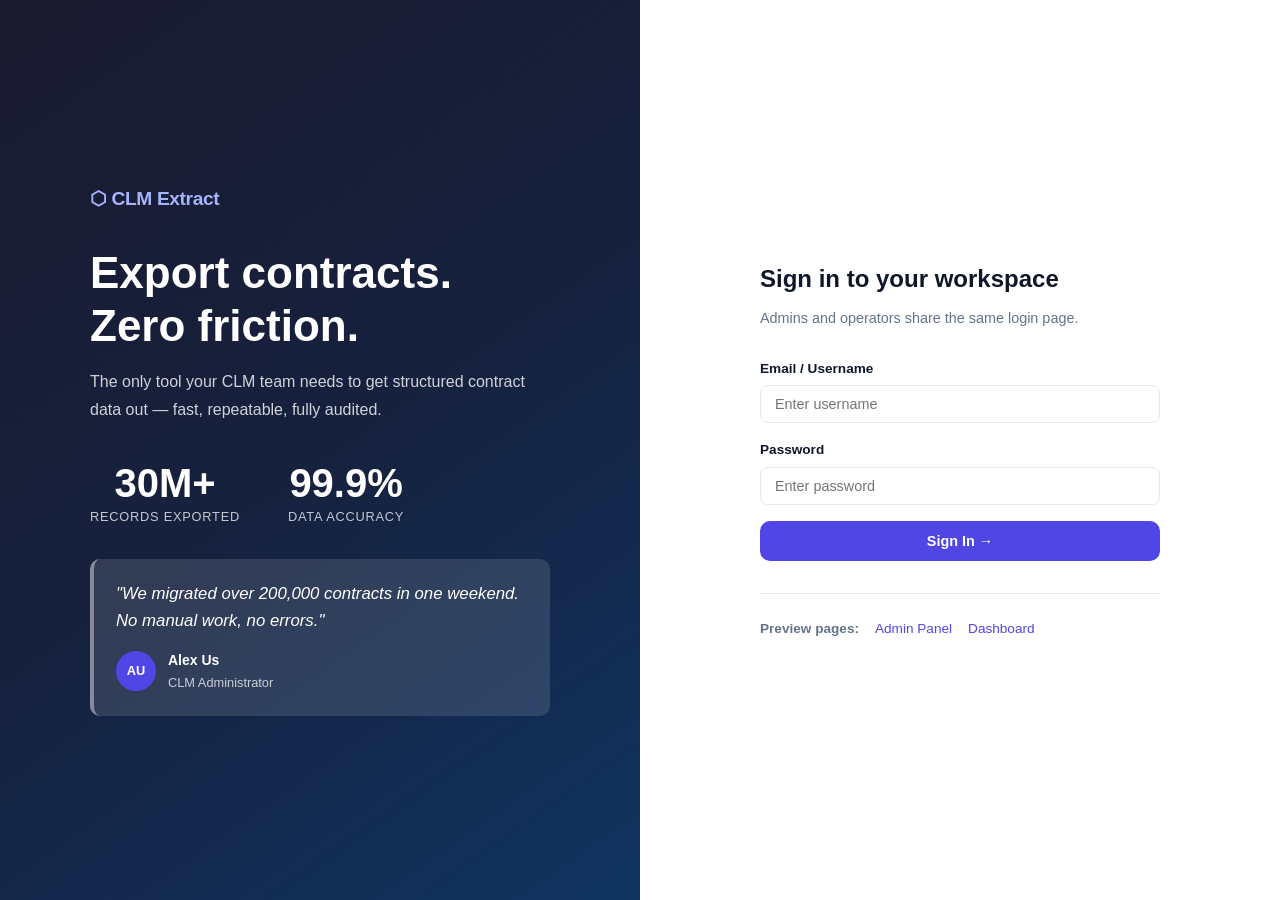
<file: src/main/resources/static/index.html>
<!DOCTYPE html>
<html lang="en">
<head>
  <meta charset="UTF-8" />
  <meta name="viewport" content="width=device-width, initial-scale=1.0" />
  <title>CLM Data Extract — Sign In</title>
  <link rel="stylesheet" href="css/style.css" />
</head>
<body>
  <div class="split-layout">
    <div class="split-left">
      <div class="split-left-content">
        <div class="logo-mark">⬡ CLM Extract</div>
        <h1 class="hero-headline">Export contracts.<br>Zero friction.</h1>
        <p class="hero-sub">The only tool your CLM team needs to get structured contract data out — fast, repeatable, fully audited.</p>

        <div class="stats-row reveal">
          <div class="stat-item">
            <span class="stat-number">30M+</span>
            <span class="stat-label">Records exported</span>
          </div>
          <div class="stat-item">
            <span class="stat-number">99.9%</span>
            <span class="stat-label">Data accuracy</span>
          </div>
        </div>

        <div class="testimonial reveal">
          <p class="quote">"We migrated over 200,000 contracts in one weekend. No manual work, no errors."</p>
          <div class="author">
            <div class="avatar-circle">AU</div>
            <div>
              <strong>Alex Us</strong><br>
              <span style="font-size:0.8rem;opacity:0.75;">CLM Administrator</span>
            </div>
          </div>
        </div>
      </div>
    </div>

    <div class="split-right">
      <div class="login-box">
        <h2>Sign in to your workspace</h2>
        <p class="login-sub">Admins and operators share the same login page.</p>

        <form id="login-form">
          <div class="form-group">
            <label for="username">Email / Username</label>
            <input class="form-control" id="username" type="text" placeholder="Enter username" autocomplete="username" required />
          </div>
          <div class="form-group" style="margin-top: 1rem;">
            <label for="password">Password</label>
            <input class="form-control" id="password" type="password" placeholder="Enter password" autocomplete="current-password" required />
          </div>
          <div id="admin-toggle-row" class="form-group" style="display:none; margin-top:0.75rem;">
            <label class="toggle-label">
              <input type="checkbox" id="as-admin-toggle" />
              Sign in as Admin
            </label>
          </div>
          <div id="login-error" class="error-msg" style="display:none;margin-top:0.75rem;"></div>
          <button type="submit" class="btn-primary btn-full" style="margin-top:1rem;">Sign In →</button>
        </form>

        <div class="preview-nav">
          <span class="preview-label">Preview pages:</span>
          <a href="admin.html">Admin Panel</a>
          <a href="dashboard.html">Dashboard</a>
        </div>
      </div>
    </div>
  </div>

  <script type="module" src="js/auth.js"></script>
</body>
</html>
</file>
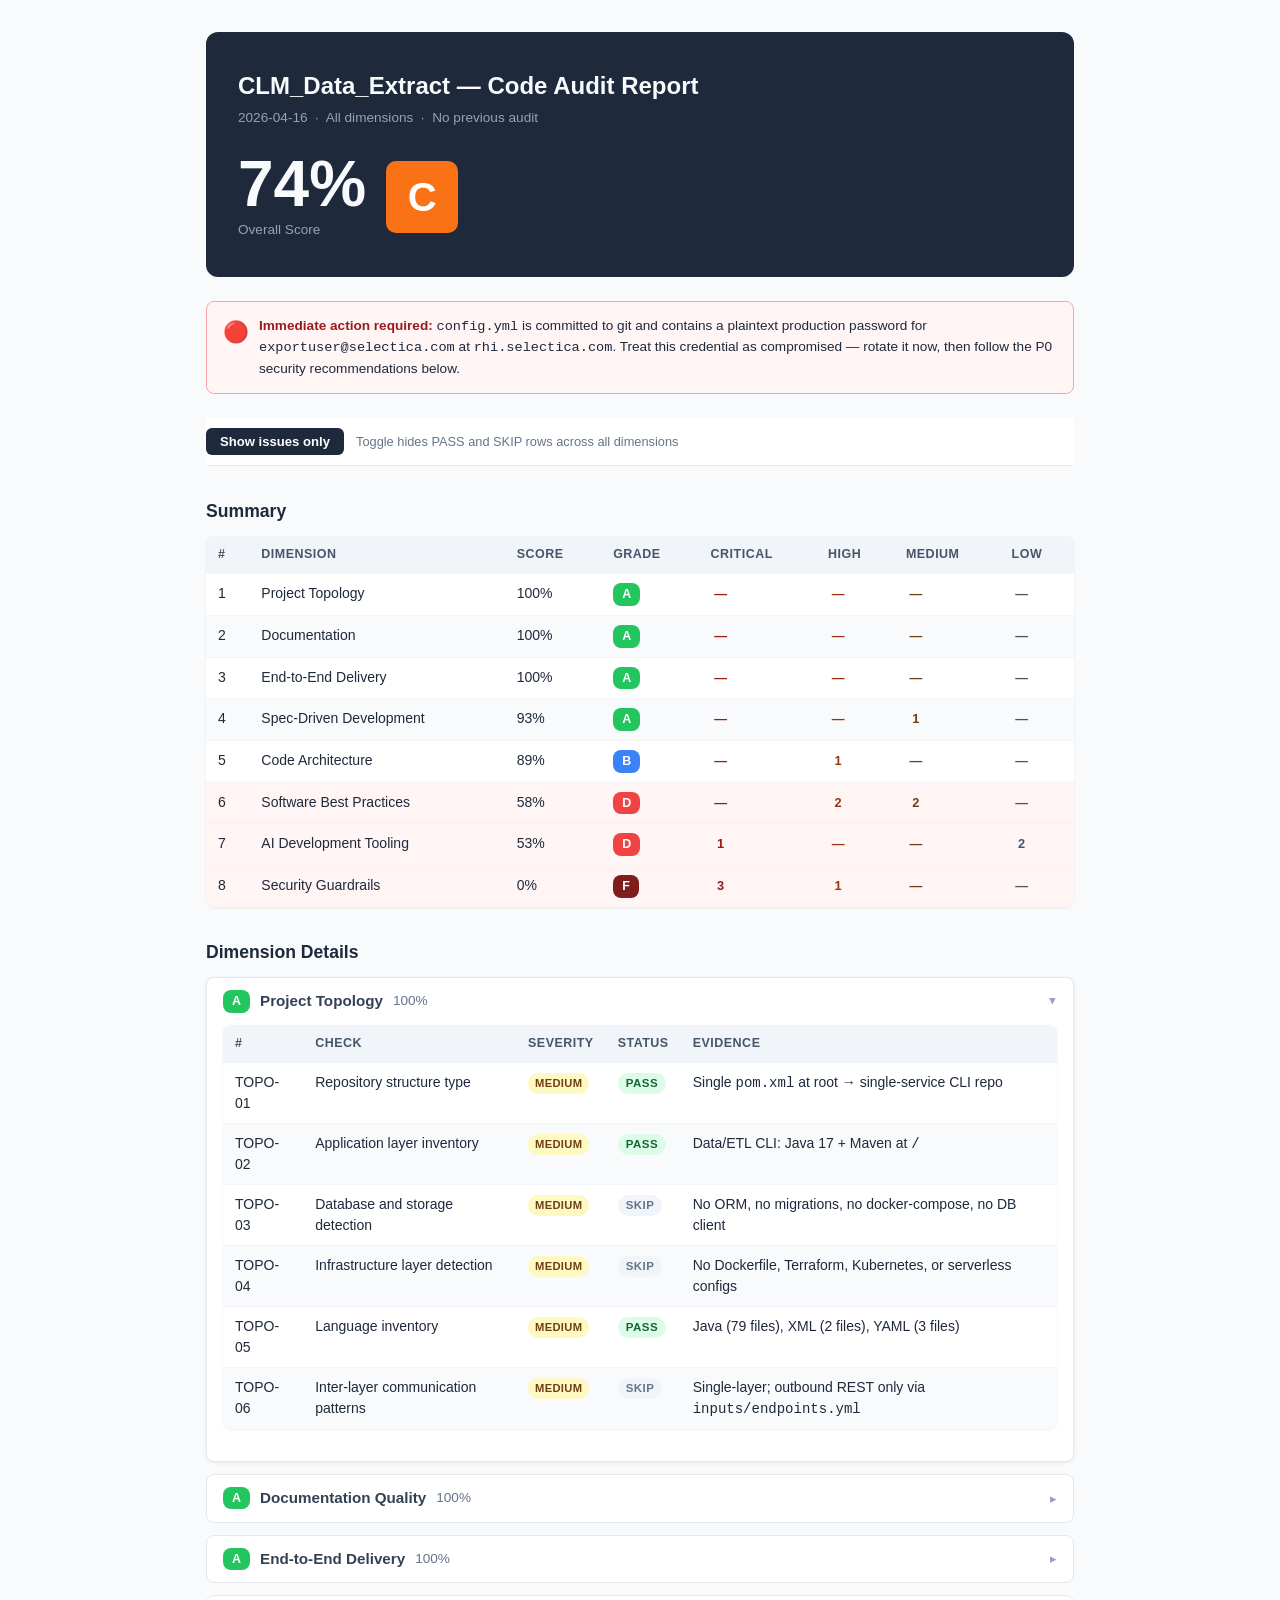
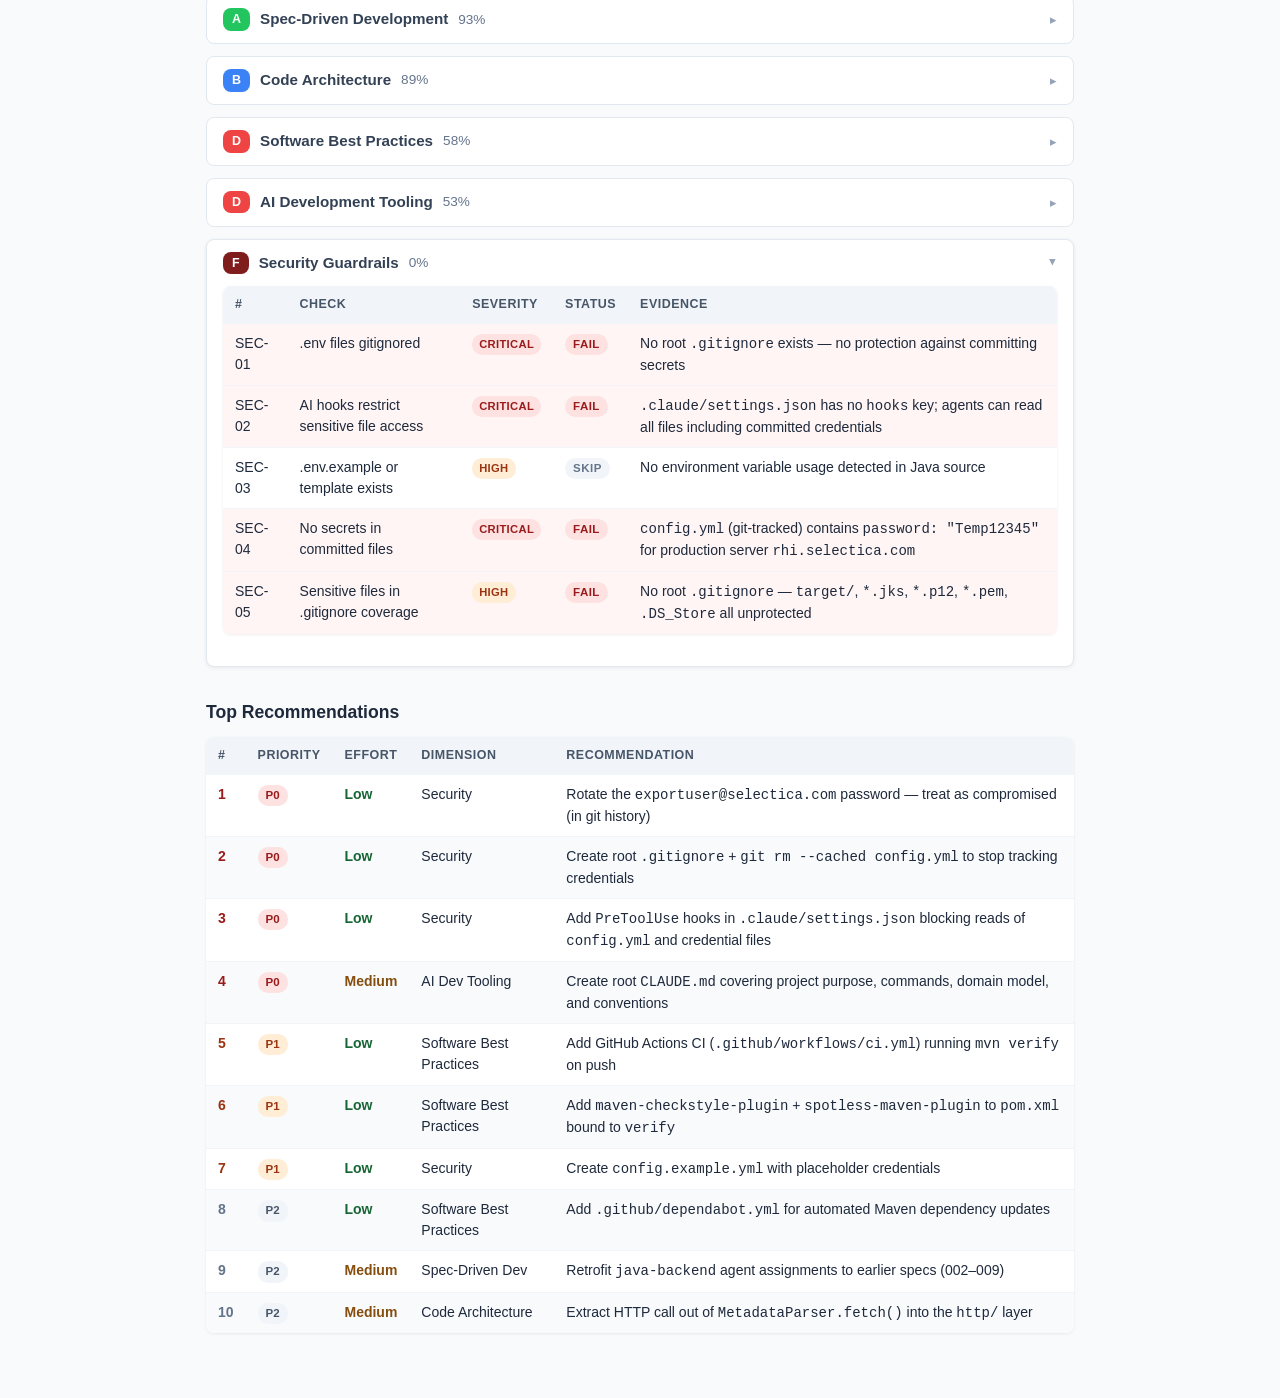
<file: context/audits/2026-04-16/report.html>
<!DOCTYPE html>
<html lang="en">
<head>
  <meta charset="UTF-8">
  <meta name="viewport" content="width=device-width, initial-scale=1.0">
  <title>Code Audit Report — 2026-04-16</title>
  <style>
    *, *::before, *::after { box-sizing: border-box; margin: 0; padding: 0; }
    body {
      font-family: -apple-system, BlinkMacSystemFont, "Segoe UI", Roboto, sans-serif;
      background: #f8fafc;
      color: #1e293b;
      font-size: 14px;
      line-height: 1.5;
    }
    a { color: #3b82f6; }
    .container { max-width: 900px; margin: 0 auto; padding: 32px 16px 64px; }

    /* Header */
    header { background: #1e293b; color: #f8fafc; padding: 36px 32px; border-radius: 12px; margin-bottom: 24px; }
    header h1 { font-size: 1.5rem; font-weight: 700; margin-bottom: 4px; }
    header .meta { font-size: 0.85rem; color: #94a3b8; margin-bottom: 24px; }
    .score-block { display: flex; align-items: center; gap: 20px; }
    .score-num { font-size: 4rem; font-weight: 800; line-height: 1; }
    .grade-badge {
      font-size: 2.5rem; font-weight: 800; width: 72px; height: 72px;
      border-radius: 10px; display: flex; align-items: center; justify-content: center;
    }
    .grade-A { background: #22c55e; color: #fff; }
    .grade-B { background: #3b82f6; color: #fff; }
    .grade-C { background: #f97316; color: #fff; }
    .grade-D { background: #ef4444; color: #fff; }
    .grade-F { background: #7f1d1d; color: #fff; }
    .score-label { font-size: 0.85rem; color: #94a3b8; margin-top: 4px; }

    /* Sticky toolbar */
    .toolbar {
      position: sticky; top: 0; z-index: 100;
      background: #fff; border-bottom: 1px solid #e2e8f0;
      padding: 10px 0; margin-bottom: 24px;
      display: flex; align-items: center; gap: 12px;
    }
    .toolbar button {
      background: #1e293b; color: #fff; border: none; border-radius: 6px;
      padding: 6px 14px; font-size: 0.82rem; font-weight: 600; cursor: pointer;
    }
    .toolbar button:hover { background: #334155; }
    .toolbar .note { font-size: 0.8rem; color: #64748b; }

    /* Filter */
    body.issues-only tr[data-status='PASS'],
    body.issues-only tr[data-status='SKIP'] { display: none; }

    /* Section headings */
    h2 { font-size: 1.1rem; font-weight: 700; color: #1e293b; margin: 32px 0 12px; }
    h3 { font-size: 0.95rem; font-weight: 600; color: #334155; margin: 0; }

    /* Tables */
    table { width: 100%; border-collapse: collapse; background: #fff; border-radius: 8px; overflow: hidden; box-shadow: 0 1px 3px rgba(0,0,0,.07); margin-bottom: 16px; }
    thead tr { background: #f1f5f9; }
    th { padding: 9px 12px; text-align: left; font-size: 0.78rem; font-weight: 700; text-transform: uppercase; letter-spacing: .04em; color: #475569; white-space: nowrap; }
    td { padding: 9px 12px; border-top: 1px solid #f1f5f9; vertical-align: top; }
    tr:nth-child(even) td { background: #f8fafc; }
    tr[data-status='FAIL'] td { background: #fff5f5 !important; }
    tr[data-status='WARN'] td { background: #fffbeb !important; }
    .dim-row-D td, .dim-row-F td { background: #fff5f5 !important; }

    /* Status pills */
    .status {
      display: inline-block; padding: 2px 8px; border-radius: 12px;
      font-size: 0.72rem; font-weight: 700; letter-spacing: .04em;
    }
    .status-PASS { background: #dcfce7; color: #166534; }
    .status-WARN { background: #fef9c3; color: #854d0e; }
    .status-FAIL { background: #fee2e2; color: #991b1b; }
    .status-SKIP { background: #f1f5f9; color: #64748b; }

    /* Severity pills */
    .sev {
      display: inline-block; padding: 2px 7px; border-radius: 10px;
      font-size: 0.7rem; font-weight: 700; text-transform: uppercase; letter-spacing: .03em;
    }
    .sev-critical { background: #fee2e2; color: #991b1b; }
    .sev-high     { background: #ffedd5; color: #9a3412; }
    .sev-medium   { background: #fef9c3; color: #713f12; }
    .sev-low      { background: #f1f5f9; color: #475569; }

    /* Grade inline */
    .grade {
      display: inline-block; padding: 2px 9px; border-radius: 8px;
      font-size: 0.78rem; font-weight: 800;
    }

    /* Issue count dots */
    .iss { display: inline-block; min-width: 20px; text-align: center; font-size: 0.8rem; font-weight: 600; }
    .iss-crit { color: #991b1b; }
    .iss-high { color: #9a3412; }
    .iss-med  { color: #713f12; }
    .iss-low  { color: #475569; }

    /* Details / collapsible */
    details { background: #fff; border: 1px solid #e2e8f0; border-radius: 8px; margin-bottom: 12px; overflow: hidden; }
    details[open] { box-shadow: 0 1px 4px rgba(0,0,0,.07); }
    summary {
      padding: 12px 16px; cursor: pointer; display: flex; align-items: center;
      justify-content: space-between; user-select: none; list-style: none;
    }
    summary::-webkit-details-marker { display: none; }
    summary::after { content: '▸'; font-size: 0.8rem; color: #94a3b8; transition: transform .15s; }
    details[open] summary::after { transform: rotate(90deg); }
    .dim-header { display: flex; align-items: center; gap: 10px; }
    .dim-score { font-size: 0.85rem; color: #64748b; }
    .details-body { padding: 0 16px 16px; }

    /* Recommendations */
    .priority-P0 td:first-child { font-weight: 800; color: #991b1b; }
    .priority-P1 td:first-child { font-weight: 700; color: #9a3412; }
    .priority-P2 td:first-child { font-weight: 600; color: #64748b; }

    /* Priority badges */
    .p-badge { display: inline-block; padding: 2px 8px; border-radius: 10px; font-size: 0.72rem; font-weight: 800; }
    .p-P0 { background: #fee2e2; color: #991b1b; }
    .p-P1 { background: #ffedd5; color: #9a3412; }
    .p-P2 { background: #f1f5f9; color: #475569; }

    .effort-Low    { color: #166534; font-weight: 600; }
    .effort-Medium { color: #854d0e; font-weight: 600; }
    .effort-High   { color: #991b1b; font-weight: 600; }

    /* Alert box */
    .alert {
      background: #fff5f5; border: 1px solid #fca5a5; border-radius: 8px;
      padding: 14px 16px; margin-bottom: 24px; display: flex; gap: 10px;
    }
    .alert-icon { font-size: 1.3rem; flex-shrink: 0; }
    .alert-body { font-size: 0.85rem; line-height: 1.5; }
    .alert-body strong { color: #991b1b; }

    /* Print */
    @media print {
      .toolbar { display: none; }
      details { display: block; }
      summary::after { display: none; }
      body { background: #fff; }
      header { border-radius: 0; }
    }

    @media (max-width: 600px) {
      th, td { padding: 7px 8px; font-size: 0.75rem; }
      .score-num { font-size: 2.8rem; }
      .grade-badge { font-size: 1.8rem; width: 52px; height: 52px; }
    }
  </style>
</head>
<body>

<div class="container">

  <!-- HEADER -->
  <header>
    <h1>CLM_Data_Extract — Code Audit Report</h1>
    <div class="meta">2026-04-16 &nbsp;·&nbsp; All dimensions &nbsp;·&nbsp; No previous audit</div>
    <div class="score-block">
      <div>
        <div class="score-num">74%</div>
        <div class="score-label">Overall Score</div>
      </div>
      <div class="grade-badge grade-C">C</div>
    </div>
  </header>

  <!-- CRITICAL ALERT -->
  <div class="alert">
    <div class="alert-icon">🔴</div>
    <div class="alert-body">
      <strong>Immediate action required:</strong> <code>config.yml</code> is committed to git and contains a plaintext production password for <code>exportuser@selectica.com</code> at <code>rhi.selectica.com</code>. Treat this credential as compromised — rotate it now, then follow the P0 security recommendations below.
    </div>
  </div>

  <!-- STICKY TOOLBAR -->
  <div class="toolbar">
    <button onclick="document.body.classList.toggle('issues-only'); this.textContent = document.body.classList.contains('issues-only') ? 'Show all' : 'Show issues only'">Show issues only</button>
    <span class="note">Toggle hides PASS and SKIP rows across all dimensions</span>
  </div>

  <!-- SUMMARY TABLE -->
  <h2>Summary</h2>
  <table>
    <thead>
      <tr>
        <th>#</th>
        <th>Dimension</th>
        <th>Score</th>
        <th>Grade</th>
        <th>Critical</th>
        <th>High</th>
        <th>Medium</th>
        <th>Low</th>
      </tr>
    </thead>
    <tbody>
      <tr><td>1</td><td>Project Topology</td><td>100%</td><td><span class="grade grade-A">A</span></td><td><span class="iss iss-crit">—</span></td><td><span class="iss iss-high">—</span></td><td><span class="iss iss-med">—</span></td><td><span class="iss iss-low">—</span></td></tr>
      <tr><td>2</td><td>Documentation</td><td>100%</td><td><span class="grade grade-A">A</span></td><td><span class="iss iss-crit">—</span></td><td><span class="iss iss-high">—</span></td><td><span class="iss iss-med">—</span></td><td><span class="iss iss-low">—</span></td></tr>
      <tr><td>3</td><td>End-to-End Delivery</td><td>100%</td><td><span class="grade grade-A">A</span></td><td><span class="iss iss-crit">—</span></td><td><span class="iss iss-high">—</span></td><td><span class="iss iss-med">—</span></td><td><span class="iss iss-low">—</span></td></tr>
      <tr><td>4</td><td>Spec-Driven Development</td><td>93%</td><td><span class="grade grade-A">A</span></td><td><span class="iss iss-crit">—</span></td><td><span class="iss iss-high">—</span></td><td><span class="iss iss-med">1</span></td><td><span class="iss iss-low">—</span></td></tr>
      <tr><td>5</td><td>Code Architecture</td><td>89%</td><td><span class="grade grade-B">B</span></td><td><span class="iss iss-crit">—</span></td><td><span class="iss iss-high">1</span></td><td><span class="iss iss-med">—</span></td><td><span class="iss iss-low">—</span></td></tr>
      <tr class="dim-row-D"><td>6</td><td>Software Best Practices</td><td>58%</td><td><span class="grade grade-D">D</span></td><td><span class="iss iss-crit">—</span></td><td><span class="iss iss-high">2</span></td><td><span class="iss iss-med">2</span></td><td><span class="iss iss-low">—</span></td></tr>
      <tr class="dim-row-D"><td>7</td><td>AI Development Tooling</td><td>53%</td><td><span class="grade grade-D">D</span></td><td><span class="iss iss-crit">1</span></td><td><span class="iss iss-high">—</span></td><td><span class="iss iss-med">—</span></td><td><span class="iss iss-low">2</span></td></tr>
      <tr class="dim-row-F"><td>8</td><td>Security Guardrails</td><td>0%</td><td><span class="grade grade-F">F</span></td><td><span class="iss iss-crit">3</span></td><td><span class="iss iss-high">1</span></td><td><span class="iss iss-med">—</span></td><td><span class="iss iss-low">—</span></td></tr>
    </tbody>
  </table>

  <!-- DIMENSION DETAILS -->
  <h2>Dimension Details</h2>

  <!-- Project Topology -->
  <details open>
    <summary>
      <div class="dim-header">
        <span class="grade grade-A">A</span>
        <h3>Project Topology</h3>
        <span class="dim-score">100%</span>
      </div>
    </summary>
    <div class="details-body">
      <table>
        <thead><tr><th>#</th><th>Check</th><th>Severity</th><th>Status</th><th>Evidence</th></tr></thead>
        <tbody>
          <tr data-status="PASS"><td>TOPO-01</td><td>Repository structure type</td><td><span class="sev sev-medium">medium</span></td><td><span class="status status-PASS">PASS</span></td><td>Single <code>pom.xml</code> at root → single-service CLI repo</td></tr>
          <tr data-status="PASS"><td>TOPO-02</td><td>Application layer inventory</td><td><span class="sev sev-medium">medium</span></td><td><span class="status status-PASS">PASS</span></td><td>Data/ETL CLI: Java 17 + Maven at <code>/</code></td></tr>
          <tr data-status="SKIP"><td>TOPO-03</td><td>Database and storage detection</td><td><span class="sev sev-medium">medium</span></td><td><span class="status status-SKIP">SKIP</span></td><td>No ORM, no migrations, no docker-compose, no DB client</td></tr>
          <tr data-status="SKIP"><td>TOPO-04</td><td>Infrastructure layer detection</td><td><span class="sev sev-medium">medium</span></td><td><span class="status status-SKIP">SKIP</span></td><td>No Dockerfile, Terraform, Kubernetes, or serverless configs</td></tr>
          <tr data-status="PASS"><td>TOPO-05</td><td>Language inventory</td><td><span class="sev sev-medium">medium</span></td><td><span class="status status-PASS">PASS</span></td><td>Java (79 files), XML (2 files), YAML (3 files)</td></tr>
          <tr data-status="SKIP"><td>TOPO-06</td><td>Inter-layer communication patterns</td><td><span class="sev sev-medium">medium</span></td><td><span class="status status-SKIP">SKIP</span></td><td>Single-layer; outbound REST only via <code>inputs/endpoints.yml</code></td></tr>
        </tbody>
      </table>
    </div>
  </details>

  <!-- Documentation -->
  <details>
    <summary>
      <div class="dim-header">
        <span class="grade grade-A">A</span>
        <h3>Documentation Quality</h3>
        <span class="dim-score">100%</span>
      </div>
    </summary>
    <div class="details-body">
      <table>
        <thead><tr><th>#</th><th>Check</th><th>Severity</th><th>Status</th><th>Evidence</th></tr></thead>
        <tbody>
          <tr data-status="PASS"><td>DOC-01</td><td>Root README exists and is useful</td><td><span class="sev sev-critical">critical</span></td><td><span class="status status-PASS">PASS</span></td><td>152-line README with name, description, prerequisites, build, run, config table, exit codes</td></tr>
          <tr data-status="PASS"><td>DOC-02</td><td>Service-level READMEs exist</td><td><span class="sev sev-high">high</span></td><td><span class="status status-PASS">PASS</span></td><td>Single-service; root README covers the service fully</td></tr>
          <tr data-status="SKIP"><td>DOC-03</td><td>API documentation is available</td><td><span class="sev sev-high">high</span></td><td><span class="status status-SKIP">SKIP</span></td><td>No inbound API; outbound endpoints catalogued in <code>inputs/endpoints.yml</code></td></tr>
          <tr data-status="PASS"><td>DOC-04</td><td>No stale documentation</td><td><span class="sev sev-medium">medium</span></td><td><span class="status status-PASS">PASS</span></td><td>All 5 sampled claims verified accurate (JAR path, <code>--config</code> flag, offline samples, config dirs)</td></tr>
        </tbody>
      </table>
    </div>
  </details>

  <!-- End-to-End Delivery -->
  <details>
    <summary>
      <div class="dim-header">
        <span class="grade grade-A">A</span>
        <h3>End-to-End Delivery</h3>
        <span class="dim-score">100%</span>
      </div>
    </summary>
    <div class="details-body">
      <table>
        <thead><tr><th>#</th><th>Check</th><th>Severity</th><th>Status</th><th>Evidence</th></tr></thead>
        <tbody>
          <tr data-status="SKIP"><td>E2E-01</td><td>Cross-layer feature branches</td><td><span class="sev sev-high">high</span></td><td><span class="status status-SKIP">SKIP</span></td><td>Single-service repo — not applicable</td></tr>
          <tr data-status="SKIP"><td>E2E-02</td><td>No layer-split branching pattern</td><td><span class="sev sev-medium">medium</span></td><td><span class="status status-SKIP">SKIP</span></td><td>Single-service repo — not applicable</td></tr>
          <tr data-status="PASS"><td>E2E-03</td><td>Spec-to-delivery traceability</td><td><span class="sev sev-high">high</span></td><td><span class="status status-PASS">PASS</span></td><td>Bidirectional: 3 sampled branches simultaneously update <code>context/spec/*/tasks.md</code> and Java code</td></tr>
          <tr data-status="SKIP"><td>E2E-04</td><td>No orphaned artifacts</td><td><span class="sev sev-medium">medium</span></td><td><span class="status status-SKIP">SKIP</span></td><td>Single layer — not applicable</td></tr>
          <tr data-status="SKIP"><td>E2E-05</td><td>Shared ownership enablers</td><td><span class="sev sev-medium">medium</span></td><td><span class="status status-SKIP">SKIP</span></td><td>Single-service repo — not applicable</td></tr>
        </tbody>
      </table>
    </div>
  </details>

  <!-- Spec-Driven Development -->
  <details>
    <summary>
      <div class="dim-header">
        <span class="grade grade-A">A</span>
        <h3>Spec-Driven Development</h3>
        <span class="dim-score">93%</span>
      </div>
    </summary>
    <div class="details-body">
      <table>
        <thead><tr><th>#</th><th>Check</th><th>Severity</th><th>Status</th><th>Evidence</th></tr></thead>
        <tbody>
          <tr data-status="PASS"><td>SDD-01</td><td>AWOS is installed and set up</td><td><span class="sev sev-critical">critical</span></td><td><span class="status status-PASS">PASS</span></td><td>9 commands in <code>.awos/commands/</code>; 9 wrappers in <code>.claude/commands/awos/</code>; both context dirs exist</td></tr>
          <tr data-status="PASS"><td>SDD-02</td><td>Product context documents complete</td><td><span class="sev sev-high">high</span></td><td><span class="status status-PASS">PASS</span></td><td>All 3 docs present: product-definition (vision + personas), roadmap (5 phases), architecture (11 modules)</td></tr>
          <tr data-status="PASS"><td>SDD-03</td><td>Architecture reflects codebase</td><td><span class="sev sev-high">high</span></td><td><span class="status status-PASS">PASS</span></td><td>Java 17, Maven, SnakeYAML, Jackson, OpenCSV, Log4j2, java.net.http all confirmed in <code>pom.xml</code></td></tr>
          <tr data-status="PASS"><td>SDD-04</td><td>Features implemented through specs</td><td><span class="sev sev-critical">critical</span></td><td><span class="status status-PASS">PASS</span></td><td>6/6 recent feature branches (005–010) touched <code>context/spec/</code> — 100% ratio</td></tr>
          <tr data-status="PASS"><td>SDD-05</td><td>Spec directories structurally complete</td><td><span class="sev sev-high">high</span></td><td><span class="status status-PASS">PASS</span></td><td>9/10 spec dirs have full triad; <code>009-yes-no-translation</code> is partial</td></tr>
          <tr data-status="PASS"><td>SDD-06</td><td>No stale or abandoned specs</td><td><span class="sev sev-medium">medium</span></td><td><span class="status status-PASS">PASS</span></td><td>All non-draft specs have fully completed task lists</td></tr>
          <tr data-status="WARN"><td>SDD-07</td><td>Tasks have meaningful agent assignments</td><td><span class="sev sev-medium">medium</span></td><td><span class="status status-WARN">WARN</span></td><td>89% annotated, but 89% of annotations use <code>general-purpose</code> for Java implementation tasks; only spec 010 uses <code>java-backend</code></td></tr>
        </tbody>
      </table>
    </div>
  </details>

  <!-- Code Architecture -->
  <details>
    <summary>
      <div class="dim-header">
        <span class="grade grade-B">B</span>
        <h3>Code Architecture</h3>
        <span class="dim-score">89%</span>
      </div>
    </summary>
    <div class="details-body">
      <table>
        <thead><tr><th>#</th><th>Check</th><th>Severity</th><th>Status</th><th>Evidence</th></tr></thead>
        <tbody>
          <tr data-status="PASS"><td>ARCH-01</td><td>Recognizable architectural pattern</td><td><span class="sev sev-high">high</span></td><td><span class="status status-PASS">PASS</span></td><td>10 clearly-named packages form a coherent modular layered CLI pattern</td></tr>
          <tr data-status="PASS"><td>ARCH-02</td><td>Module boundaries respected</td><td><span class="sev sev-high">high</span></td><td><span class="status status-PASS">PASS</span></td><td>Consistently top-down imports; no circular dependencies in 10-file sample</td></tr>
          <tr data-status="PASS"><td>ARCH-03</td><td>SRP in modules</td><td><span class="sev sev-medium">medium</span></td><td><span class="status status-PASS">PASS</span></td><td>No god modules; largest package (<code>export/</code>) has 17 files, all focused</td></tr>
          <tr data-status="WARN"><td>ARCH-04</td><td>Separation of concerns</td><td><span class="sev sev-high">high</span></td><td><span class="status status-WARN">WARN</span></td><td><code>MetadataParser.fetch()</code> blends HTTP I/O with domain parsing; <code>BoPipeline.execute()</code> mixes orchestration with business rule filtering</td></tr>
          <tr data-status="PASS"><td>ARCH-05</td><td>Consistent naming conventions</td><td><span class="sev sev-medium">medium</span></td><td><span class="status status-PASS">PASS</span></td><td>All 57 Java files PascalCase; all directories lowercase — zero deviations</td></tr>
          <tr data-status="PASS"><td>ARCH-06</td><td>Reasonable file sizes</td><td><span class="sev sev-medium">medium</span></td><td><span class="status status-PASS">PASS</span></td><td>0% of files exceed 500 lines; largest is <code>ColumnResolver.java</code> at 361 lines</td></tr>
        </tbody>
      </table>
    </div>
  </details>

  <!-- Software Best Practices -->
  <details>
    <summary>
      <div class="dim-header">
        <span class="grade grade-D">D</span>
        <h3>Software Best Practices</h3>
        <span class="dim-score">58%</span>
      </div>
    </summary>
    <div class="details-body">
      <table>
        <thead><tr><th>#</th><th>Check</th><th>Severity</th><th>Status</th><th>Evidence</th></tr></thead>
        <tbody>
          <tr data-status="FAIL"><td>SBP-01</td><td>Linting is configured and enforced</td><td><span class="sev sev-high">high</span></td><td><span class="status status-FAIL">FAIL</span></td><td>No Checkstyle, SpotBugs, or PMD plugin in <code>pom.xml</code></td></tr>
          <tr data-status="FAIL"><td>SBP-02</td><td>Formatting is automated</td><td><span class="sev sev-medium">medium</span></td><td><span class="status status-FAIL">FAIL</span></td><td>No Spotless or google-java-format plugin; no pre-commit hooks</td></tr>
          <tr data-status="PASS"><td>SBP-03</td><td>Type safety is enforced</td><td><span class="sev sev-high">high</span></td><td><span class="status status-PASS">PASS</span></td><td>Java 17 strongly typed; 7 <code>@SuppressWarnings("unchecked")</code> all justified by SnakeYAML/Jackson raw casts</td></tr>
          <tr data-status="PASS"><td>SBP-04</td><td>Test infrastructure exists</td><td><span class="sev sev-critical">critical</span></td><td><span class="status status-PASS">PASS</span></td><td>18 <code>*Test.java</code> files; JUnit Jupiter 5.10.3 + maven-surefire 3.3.1 configured</td></tr>
          <tr data-status="FAIL"><td>SBP-05</td><td>CI/CD pipeline exists</td><td><span class="sev sev-high">high</span></td><td><span class="status status-FAIL">FAIL</span></td><td>No <code>.github/workflows/</code>, <code>.gitlab-ci.yml</code>, <code>Jenkinsfile</code>, or equivalent CI config</td></tr>
          <tr data-status="PASS"><td>SBP-06</td><td>Error handling patterns consistent</td><td><span class="sev sev-high">high</span></td><td><span class="status status-PASS">PASS</span></td><td>All sampled catch blocks log or re-throw; <code>interrupt()</code> correctly called; one silent swallow with comment</td></tr>
          <tr data-status="WARN"><td>SBP-07</td><td>Dependencies are managed</td><td><span class="sev sev-medium">medium</span></td><td><span class="status status-WARN">WARN</span></td><td>Versions pinned in <code>pom.xml</code>; no Renovate/Dependabot configured</td></tr>
        </tbody>
      </table>
    </div>
  </details>

  <!-- AI Development Tooling -->
  <details>
    <summary>
      <div class="dim-header">
        <span class="grade grade-D">D</span>
        <h3>AI Development Tooling</h3>
        <span class="dim-score">53%</span>
      </div>
    </summary>
    <div class="details-body">
      <table>
        <thead><tr><th>#</th><th>Check</th><th>Severity</th><th>Status</th><th>Evidence</th></tr></thead>
        <tbody>
          <tr data-status="FAIL"><td>AI-01</td><td>CLAUDE.md ecosystem</td><td><span class="sev sev-critical">critical</span></td><td><span class="status status-FAIL">FAIL</span></td><td>No CLAUDE.md files anywhere in the repo</td></tr>
          <tr data-status="PASS"><td>AI-02</td><td>Custom slash commands exist</td><td><span class="sev sev-medium">medium</span></td><td><span class="status status-PASS">PASS</span></td><td>9 custom commands under <code>.claude/commands/awos/</code></td></tr>
          <tr data-status="FAIL"><td>AI-03</td><td>Skills are configured</td><td><span class="sev sev-low">low</span></td><td><span class="status status-FAIL">FAIL</span></td><td>No <code>.claude/skills/</code> directory or SKILL.md files</td></tr>
          <tr data-status="PASS"><td>AI-04</td><td>MCP servers configured</td><td><span class="sev sev-low">low</span></td><td><span class="status status-PASS">PASS</span></td><td><code>.mcp.json</code> defines <code>awos-recruitment</code> MCP server</td></tr>
          <tr data-status="FAIL"><td>AI-05</td><td>Hooks are configured</td><td><span class="sev sev-low">low</span></td><td><span class="status status-FAIL">FAIL</span></td><td>Neither settings file contains hooks configuration</td></tr>
          <tr data-status="SKIP"><td>AI-06</td><td>CLAUDE.md files are meaningful</td><td><span class="sev sev-high">high</span></td><td><span class="status status-SKIP">SKIP</span></td><td>No CLAUDE.md files to evaluate</td></tr>
          <tr data-status="PASS"><td>AI-07</td><td>Agent can run and observe app</td><td><span class="sev sev-critical">critical</span></td><td><span class="status status-PASS">PASS</span></td><td>README fully documents <code>mvn clean package</code> + <code>java -jar</code> run; offline mode documented</td></tr>
        </tbody>
      </table>
    </div>
  </details>

  <!-- Security Guardrails -->
  <details open>
    <summary>
      <div class="dim-header">
        <span class="grade grade-F">F</span>
        <h3>Security Guardrails</h3>
        <span class="dim-score">0%</span>
      </div>
    </summary>
    <div class="details-body">
      <table>
        <thead><tr><th>#</th><th>Check</th><th>Severity</th><th>Status</th><th>Evidence</th></tr></thead>
        <tbody>
          <tr data-status="FAIL"><td>SEC-01</td><td>.env files gitignored</td><td><span class="sev sev-critical">critical</span></td><td><span class="status status-FAIL">FAIL</span></td><td>No root <code>.gitignore</code> exists — no protection against committing secrets</td></tr>
          <tr data-status="FAIL"><td>SEC-02</td><td>AI hooks restrict sensitive file access</td><td><span class="sev sev-critical">critical</span></td><td><span class="status status-FAIL">FAIL</span></td><td><code>.claude/settings.json</code> has no <code>hooks</code> key; agents can read all files including committed credentials</td></tr>
          <tr data-status="SKIP"><td>SEC-03</td><td>.env.example or template exists</td><td><span class="sev sev-high">high</span></td><td><span class="status status-SKIP">SKIP</span></td><td>No environment variable usage detected in Java source</td></tr>
          <tr data-status="FAIL"><td>SEC-04</td><td>No secrets in committed files</td><td><span class="sev sev-critical">critical</span></td><td><span class="status status-FAIL">FAIL</span></td><td><code>config.yml</code> (git-tracked) contains <code>password: "Temp12345"</code> for production server <code>rhi.selectica.com</code></td></tr>
          <tr data-status="FAIL"><td>SEC-05</td><td>Sensitive files in .gitignore coverage</td><td><span class="sev sev-high">high</span></td><td><span class="status status-FAIL">FAIL</span></td><td>No root <code>.gitignore</code> — <code>target/</code>, <code>*.jks</code>, <code>*.p12</code>, <code>*.pem</code>, <code>.DS_Store</code> all unprotected</td></tr>
        </tbody>
      </table>
    </div>
  </details>

  <!-- RECOMMENDATIONS -->
  <h2>Top Recommendations</h2>
  <table>
    <thead>
      <tr><th>#</th><th>Priority</th><th>Effort</th><th>Dimension</th><th>Recommendation</th></tr>
    </thead>
    <tbody>
      <tr class="priority-P0"><td>1</td><td><span class="p-badge p-P0">P0</span></td><td><span class="effort-Low">Low</span></td><td>Security</td><td>Rotate the <code>exportuser@selectica.com</code> password — treat as compromised (in git history)</td></tr>
      <tr class="priority-P0"><td>2</td><td><span class="p-badge p-P0">P0</span></td><td><span class="effort-Low">Low</span></td><td>Security</td><td>Create root <code>.gitignore</code> + <code>git rm --cached config.yml</code> to stop tracking credentials</td></tr>
      <tr class="priority-P0"><td>3</td><td><span class="p-badge p-P0">P0</span></td><td><span class="effort-Low">Low</span></td><td>Security</td><td>Add <code>PreToolUse</code> hooks in <code>.claude/settings.json</code> blocking reads of <code>config.yml</code> and credential files</td></tr>
      <tr class="priority-P0"><td>4</td><td><span class="p-badge p-P0">P0</span></td><td><span class="effort-Medium">Medium</span></td><td>AI Dev Tooling</td><td>Create root <code>CLAUDE.md</code> covering project purpose, commands, domain model, and conventions</td></tr>
      <tr class="priority-P1"><td>5</td><td><span class="p-badge p-P1">P1</span></td><td><span class="effort-Low">Low</span></td><td>Software Best Practices</td><td>Add GitHub Actions CI (<code>.github/workflows/ci.yml</code>) running <code>mvn verify</code> on push</td></tr>
      <tr class="priority-P1"><td>6</td><td><span class="p-badge p-P1">P1</span></td><td><span class="effort-Low">Low</span></td><td>Software Best Practices</td><td>Add <code>maven-checkstyle-plugin</code> + <code>spotless-maven-plugin</code> to <code>pom.xml</code> bound to <code>verify</code></td></tr>
      <tr class="priority-P1"><td>7</td><td><span class="p-badge p-P1">P1</span></td><td><span class="effort-Low">Low</span></td><td>Security</td><td>Create <code>config.example.yml</code> with placeholder credentials</td></tr>
      <tr class="priority-P2"><td>8</td><td><span class="p-badge p-P2">P2</span></td><td><span class="effort-Low">Low</span></td><td>Software Best Practices</td><td>Add <code>.github/dependabot.yml</code> for automated Maven dependency updates</td></tr>
      <tr class="priority-P2"><td>9</td><td><span class="p-badge p-P2">P2</span></td><td><span class="effort-Medium">Medium</span></td><td>Spec-Driven Dev</td><td>Retrofit <code>java-backend</code> agent assignments to earlier specs (002–009)</td></tr>
      <tr class="priority-P2"><td>10</td><td><span class="p-badge p-P2">P2</span></td><td><span class="effort-Medium">Medium</span></td><td>Code Architecture</td><td>Extract HTTP call out of <code>MetadataParser.fetch()</code> into the <code>http/</code> layer</td></tr>
    </tbody>
  </table>

</div>

<script>
  // Filter toggle is handled inline in the button onclick above.
  // Ensure all details are expanded on print.
  window.addEventListener('beforeprint', function() {
    document.querySelectorAll('details').forEach(function(d) { d.open = true; });
  });
</script>

</body>
</html>
</file>
<file: src/main/resources/static/css/style.css>
/* ===== DESIGN TOKENS ===== */
:root {
  --color-primary: #1a1a2e;
  --color-accent: #4f46e5;
  --color-accent-hover: #3730a3;
  --color-success: #10b981;
  --color-warning: #f59e0b;
  --color-danger: #ef4444;
  --color-in-progress: #3b82f6;
  --color-surface: #ffffff;
  --color-surface-alt: #f8fafc;
  --color-border: #e2e8f0;
  --color-text: #0f172a;
  --color-text-secondary: #64748b;
  --radius: 10px;
  --shadow: 0 1px 3px rgba(0,0,0,0.08), 0 4px 16px rgba(0,0,0,0.06);
  --transition: 0.2s ease;
}

/* ===== RESET & BASE ===== */
*, *::before, *::after { box-sizing: border-box; margin: 0; padding: 0; }
body { font-family: -apple-system, BlinkMacSystemFont, 'Segoe UI', Roboto, sans-serif; color: var(--color-text); background: var(--color-surface-alt); line-height: 1.6; }
a { color: var(--color-accent); text-decoration: none; }
a:hover { text-decoration: underline; }
code { background: #f1f5f9; padding: 2px 6px; border-radius: 4px; font-size: 0.875em; }

/* ===== NAVIGATION ===== */
.nav {
  position: sticky;
  top: 0;
  z-index: 200;
  height: 64px;
  background: white;
  border-bottom: 1px solid var(--color-border);
  display: flex;
  align-items: center;
  justify-content: space-between;
  padding: 0 1.5rem;
}

.nav-logo {
  font-weight: 800;
  font-size: 1.1rem;
  color: var(--color-accent);
  letter-spacing: -0.02em;
  display: flex;
  align-items: center;
  gap: 0.5rem;
  text-decoration: none;
}

.nav-logo:hover {
  text-decoration: none;
}

.nav-badge {
  background: var(--color-accent);
  color: white;
  font-size: 0.65rem;
  font-weight: 700;
  text-transform: uppercase;
  letter-spacing: 0.06em;
  padding: 3px 8px;
  border-radius: 999px;
}

.nav-links {
  display: flex;
  align-items: center;
  gap: 1rem;
  font-size: 0.9rem;
}

.nav-links a {
  color: var(--color-text-secondary);
}

.hamburger {
  display: none;
  background: none;
  border: none;
  font-size: 1.5rem;
  cursor: pointer;
  padding: 0.25rem;
}

/* ===== SIDEBAR ===== */
.sidebar {
  position: fixed;
  top: 64px;
  left: 0;
  width: 240px;
  height: calc(100vh - 64px);
  background: white;
  border-right: 1px solid var(--color-border);
  overflow-y: auto;
  z-index: 100;
}

.sidebar-section-label {
  font-size: 0.7rem;
  font-weight: 700;
  text-transform: uppercase;
  letter-spacing: 0.08em;
  color: var(--color-text-secondary);
  padding: 1rem 1rem 0.375rem;
}

.sidebar-link {
  display: block;
  padding: 0.5rem 1rem;
  color: var(--color-text);
  font-size: 0.875rem;
  border-radius: 6px;
  margin: 1px 8px;
  transition: var(--transition);
}

.sidebar-link:hover,
.sidebar-link.active {
  background: #ede9fe;
  color: var(--color-accent);
  font-weight: 600;
  text-decoration: none;
}

/* ===== MAIN LAYOUT ===== */
.main-with-sidebar {
  margin-left: 240px;
  padding: 2rem;
  min-height: calc(100vh - 64px);
}

.main-content {
  max-width: 1000px;
  margin: 0 auto;
  padding: 2rem 1.5rem;
}

.page-header {
  margin-bottom: 2rem;
}

.page-title {
  font-size: 1.75rem;
  font-weight: 800;
  color: var(--color-text);
}

.page-sub {
  color: var(--color-text-secondary);
  margin-top: 0.25rem;
  font-size: 0.9rem;
}

/* ===== CARDS ===== */
.card {
  background: white;
  border: 1px solid var(--color-border);
  border-radius: 12px;
  padding: 1.75rem;
  margin-bottom: 1.5rem;
  box-shadow: var(--shadow);
}

.section-title {
  font-size: 1.15rem;
  font-weight: 700;
  color: var(--color-text);
  margin-bottom: 1.25rem;
  padding-bottom: 0.75rem;
  border-bottom: 1px solid var(--color-border);
}

/* ===== FORMS ===== */
.form-grid {
  display: grid;
  grid-template-columns: repeat(auto-fill, minmax(280px, 1fr));
  gap: 1.25rem;
}

.form-group {
  display: flex;
  flex-direction: column;
  gap: 0.375rem;
}

.form-group label {
  font-weight: 600;
  font-size: 0.85rem;
  color: var(--color-text);
}

.form-control {
  width: 100%;
  padding: 0.625rem 0.875rem;
  border: 1px solid var(--color-border);
  border-radius: 8px;
  font-size: 0.9rem;
  background: white;
  color: var(--color-text);
  transition: border-color var(--transition), box-shadow var(--transition);
  font-family: inherit;
}

.form-control:focus {
  outline: none;
  border-color: var(--color-accent);
  box-shadow: 0 0 0 3px rgba(79,70,229,0.15);
}

.form-control-sm {
  padding: 0.375rem 0.625rem;
  font-size: 0.85rem;
}

select.form-control {
  appearance: none;
  background-image: url("data:image/svg+xml,%3Csvg xmlns='http://www.w3.org/2000/svg' width='12' height='12' viewBox='0 0 12 12'%3E%3Cpath fill='%2364748b' d='M6 8L1 3h10z'/%3E%3C/svg%3E");
  background-repeat: no-repeat;
  background-position: right 0.75rem center;
  padding-right: 2rem;
}

.form-group-toggle {
  flex-direction: row;
  align-items: center;
  justify-content: space-between;
  padding: 0.75rem 0;
  border-bottom: 1px solid var(--color-border);
}

.toggle-label {
  display: flex;
  align-items: center;
  justify-content: space-between;
  width: 100%;
  cursor: pointer;
  gap: 1rem;
}

.toggle-switch {
  position: relative;
  display: inline-block;
  width: 44px;
  height: 24px;
  flex-shrink: 0;
}

.toggle-switch input {
  opacity: 0;
  width: 0;
  height: 0;
  position: absolute;
}

.toggle-slider {
  position: absolute;
  inset: 0;
  background: #cbd5e1;
  border-radius: 999px;
  transition: var(--transition);
  cursor: pointer;
}

.toggle-slider::before {
  content: '';
  position: absolute;
  width: 18px;
  height: 18px;
  left: 3px;
  top: 3px;
  background: white;
  border-radius: 50%;
  transition: var(--transition);
}

.toggle-switch input:checked + .toggle-slider {
  background: var(--color-accent);
}

.toggle-switch input:checked + .toggle-slider::before {
  transform: translateX(20px);
}

.field-hint {
  font-size: 0.775rem;
  color: var(--color-text-secondary);
  font-weight: 400;
}

.required-star {
  color: var(--color-danger);
}

/* ===== BUTTONS ===== */
.btn-primary {
  display: inline-flex;
  align-items: center;
  justify-content: center;
  gap: 0.5rem;
  padding: 0.625rem 1.25rem;
  background: var(--color-accent);
  color: white;
  font-weight: 700;
  font-size: 0.9rem;
  border-radius: var(--radius);
  border: 2px solid var(--color-accent);
  cursor: pointer;
  transition: var(--transition);
  text-decoration: none;
  font-family: inherit;
}

.btn-primary:hover {
  background: var(--color-accent-hover);
  border-color: var(--color-accent-hover);
  transform: scale(1.02);
  text-decoration: none;
  color: white;
}

.btn-secondary {
  display: inline-flex;
  align-items: center;
  justify-content: center;
  gap: 0.5rem;
  padding: 0.625rem 1.25rem;
  background: white;
  color: var(--color-accent);
  font-weight: 600;
  font-size: 0.9rem;
  border-radius: var(--radius);
  border: 2px solid var(--color-accent);
  cursor: pointer;
  transition: var(--transition);
  text-decoration: none;
  font-family: inherit;
}

.btn-secondary:hover {
  background: #ede9fe;
  text-decoration: none;
}

.btn-sm {
  padding: 0.375rem 0.75rem;
  font-size: 0.8rem;
}

.btn-lg {
  padding: 0.875rem 2rem;
  font-size: 1rem;
}

.btn-full {
  width: 100%;
}

.btn-icon {
  padding: 0.25rem 0.5rem;
  font-size: 1rem;
  border-radius: 6px;
}

/* ===== TAGS ===== */
.tag-list {
  display: flex;
  flex-wrap: wrap;
  gap: 0.375rem;
  min-height: 32px;
}

.tag {
  display: inline-flex;
  align-items: center;
  gap: 0.375rem;
  background: #ede9fe;
  color: #4338ca;
  padding: 4px 10px;
  border-radius: 6px;
  font-size: 0.8rem;
  font-weight: 500;
}

.tag-remove {
  background: none;
  border: none;
  cursor: pointer;
  color: #6d28d9;
  font-size: 1rem;
  line-height: 1;
  padding: 0;
}

.tag-add-row {
  display: flex;
  gap: 0.5rem;
  align-items: center;
  margin-top: 0.5rem;
}

/* ===== ADDITIONAL COLUMNS TABLE ===== */
.additional-col-row {
  display: flex;
  gap: 0.5rem;
  align-items: center;
  margin-bottom: 0.5rem;
}

/* ===== SAVE BAR ===== */
.save-bar {
  position: sticky;
  bottom: 0;
  background: white;
  border-top: 1px solid var(--color-border);
  padding: 1rem 2rem;
  display: flex;
  justify-content: space-between;
  align-items: center;
  z-index: 150;
  box-shadow: 0 -4px 12px rgba(0,0,0,0.05);
}

.save-status {
  font-size: 0.875rem;
  font-weight: 500;
}
.save-status--ok { color: var(--color-success); }
.save-status--error { color: var(--color-danger); }

.field-error {
  display: block;
  font-size: 0.8rem;
  color: var(--color-danger);
  margin-top: 0.25rem;
}

/* ===== STATUS PILLS ===== */
.status-pill {
  display: inline-flex;
  align-items: center;
  gap: 0.375rem;
  font-size: 0.75rem;
  font-weight: 700;
  border-radius: 999px;
  padding: 4px 12px;
  text-transform: uppercase;
  letter-spacing: 0.04em;
}

.status-pill.pending {
  background: #f1f5f9;
  color: #64748b;
}

.status-pill.in-progress {
  background: #dbeafe;
  color: #1d4ed8;
}

.status-pill.success {
  background: #d1fae5;
  color: #065f46;
}

.status-pill.failed {
  background: #fee2e2;
  color: #991b1b;
}

.status-pill.skipped { background: #e8e8e8; color: #777; }

/* ===== STEPS LIST ===== */
.steps-list {
  display: flex;
  flex-direction: column;
}

.step-row {
  display: flex;
  justify-content: space-between;
  align-items: center;
  padding: 1rem 0;
  border-bottom: 1px solid var(--color-border);
}

.step-row:last-child {
  border-bottom: none;
}

.step-info {
  display: flex;
  align-items: center;
  gap: 0.875rem;
}

.step-icon {
  font-size: 1.375rem;
}

.step-name {
  font-size: 0.95rem;
  font-weight: 500;
}

.status-intro {
  color: var(--color-text-secondary);
  font-size: 0.875rem;
  margin-bottom: 1.5rem;
}

/* ===== HERO SECTION ===== */
.hero {
  background: linear-gradient(135deg, #1a1a2e 0%, #16213e 60%, #0f3460 100%);
  color: white;
  padding: 5rem 2rem;
  text-align: center;
}

.hero-content {
  max-width: 640px;
  margin: 0 auto;
}

.hero-eyebrow {
  font-size: 0.8rem;
  letter-spacing: 0.12em;
  text-transform: uppercase;
  opacity: 0.65;
  margin-bottom: 1rem;
}

.hero-title {
  font-size: clamp(2.25rem, 5vw, 3.5rem);
  font-weight: 800;
  line-height: 1.15;
  margin-bottom: 1rem;
}

.hero-desc {
  font-size: 1.1rem;
  opacity: 0.8;
  max-width: 480px;
  margin-inline: auto;
  margin-bottom: 2.5rem;
}

/* ===== BO CARDS ===== */
.bo-grid {
  display: grid;
  grid-template-columns: repeat(auto-fill, minmax(190px, 1fr));
  gap: 0.75rem;
  margin-top: 0.75rem;
}

.bo-card {
  display: flex;
  align-items: flex-start;
  gap: 0.75rem;
  padding: 0.875rem;
  border: 2px solid var(--color-border);
  border-radius: 10px;
  cursor: pointer;
  transition: border-color var(--transition), background var(--transition);
  user-select: none;
}

.bo-card input[type=checkbox] {
  width: 16px;
  height: 16px;
  accent-color: var(--color-accent);
  margin-top: 2px;
  flex-shrink: 0;
}

.bo-card:has(input:checked) {
  border-color: var(--color-accent);
  background: #ede9fe;
}

.bo-card-body {
  display: flex;
  flex-direction: column;
  gap: 0.25rem;
}

.bo-name {
  font-weight: 700;
  font-size: 1rem;
}

.bo-last-run {
  font-size: 0.775rem;
  color: var(--color-text-secondary);
}

/* ===== FORM ROW 3 ===== */
.form-row-3 {
  display: grid;
  grid-template-columns: repeat(auto-fill, minmax(230px, 1fr));
  gap: 1.25rem;
}

/* ===== EXPORT CTA ===== */
.export-cta {
  text-align: center;
  padding: 2rem 0 0.5rem;
  border-top: 1px solid var(--color-border);
  margin-top: 1.5rem;
}

.cta-hint {
  font-size: 0.8rem;
  color: var(--color-text-secondary);
  margin-top: 0.625rem;
}

/* ===== SECTION TITLE ROW (title + badge inline) ===== */
.section-title-row {
  display: flex;
  align-items: center;
  gap: 0.75rem;
  margin-bottom: 1.5rem;
  flex-wrap: wrap;
}
.section-title-row .section-title {
  margin-bottom: 0;
}

/* Stop button */
.btn-stop {
  display: inline-flex;
  align-items: center;
  gap: 0.3rem;
  padding: 0.3rem 0.85rem;
  font-size: 0.8rem;
  font-weight: 600;
  color: #b91c1c;
  background: #fee2e2;
  border: 1px solid #fca5a5;
  border-radius: var(--radius-md);
  cursor: pointer;
  transition: background 0.15s, border-color 0.15s;
  white-space: nowrap;
}
.btn-stop:hover { background: #fecaca; border-color: #f87171; }
.btn-stop:disabled { opacity: 0.6; cursor: not-allowed; }

/* Running badge */
.running-badge {
  display: inline-flex;
  align-items: center;
  gap: 0.4rem;
  font-size: 0.8rem;
  font-weight: 600;
  color: var(--color-success);
  background: #dcfce7;
  border: 1px solid #86efac;
  border-radius: 999px;
  padding: 0.2rem 0.65rem 0.2rem 0.45rem;
}
.green-dot {
  width: 8px;
  height: 8px;
  border-radius: 50%;
  background: var(--color-success);
  animation: pulse-green 1.5s ease-in-out infinite;
  flex-shrink: 0;
}
@keyframes pulse-green {
  0%, 100% { opacity: 1; transform: scale(1); }
  50%       { opacity: 0.5; transform: scale(1.4); }
}

.schedule-toggle {
  margin-bottom: 1.25rem;
  border-bottom: 1px solid var(--color-border);
  padding-bottom: 1.25rem;
}

.schedule-settings-group {
  background: var(--color-bg-subtle, #f8fafc);
  border: 1px solid var(--color-border);
  border-radius: var(--radius-md);
  padding: 1.25rem 1.25rem 0.25rem;
  margin-bottom: 1.5rem;
}

/* ===== BO TYPE TABLE (admin panel) ===== */
.bo-type-table {
  border: 1px solid var(--color-border);
  border-radius: var(--radius-md);
  overflow: hidden;
}
.bo-type-header,
.bo-type-row {
  display: grid;
  grid-template-columns: 1fr 1fr 2.5rem;
  gap: 0;
}
.bo-type-header {
  background: var(--color-bg-subtle, #f8fafc);
  border-bottom: 1px solid var(--color-border);
  padding: 0.45rem 0.75rem;
  font-size: 0.78rem;
  font-weight: 600;
  color: var(--color-text-secondary);
}
.bo-type-header span { padding: 0 0.25rem; }
.bo-type-row {
  border-bottom: 1px solid var(--color-border);
  align-items: center;
}
.bo-type-row:last-child { border-bottom: none; }
.bo-type-row input {
  border: none;
  border-right: 1px solid var(--color-border);
  border-radius: 0;
  padding: 0.45rem 0.75rem;
  font-size: 0.875rem;
  background: transparent;
  width: 100%;
}
.bo-type-row input:focus {
  outline: none;
  background: #f0f9ff;
}
.bo-type-row input:last-of-type { border-right: none; }
.bo-type-row .btn-icon {
  justify-self: center;
  color: var(--color-text-secondary);
  background: none;
  border: none;
  font-size: 1rem;
  cursor: pointer;
  padding: 0 0.25rem;
}
.bo-type-row .btn-icon:hover { color: var(--color-danger); }

/* Dashboard BO card internal name hint */
.bo-internal-name {
  font-size: 0.7rem;
  color: var(--color-text-secondary);
  font-family: var(--font-mono, monospace);
  margin-top: 0.1rem;
}

/* ===== SCHEDULED JOB INFO ===== */
.schedule-active-badge {
  display: inline-flex;
  align-items: center;
  gap: 0.4rem;
  font-size: 0.78rem;
  font-weight: 600;
  color: #15803d;
  background: #dcfce7;
  border: 1px solid #86efac;
  border-radius: 999px;
  padding: 0.2rem 0.65rem 0.2rem 0.45rem;
}
.schedule-info-grid {
  display: grid;
  grid-template-columns: repeat(auto-fill, minmax(220px, 1fr));
  gap: 1rem;
}
.schedule-info-item {
  display: flex;
  flex-direction: column;
  gap: 0.25rem;
}
.schedule-info-label {
  font-size: 0.75rem;
  font-weight: 600;
  text-transform: uppercase;
  letter-spacing: 0.05em;
  color: var(--color-text-secondary);
}
.schedule-info-value {
  font-size: 0.9rem;
  font-weight: 500;
  color: var(--color-text);
}

.schedule-actions {
  display: flex;
  gap: 0.6rem;
  margin-top: 1.1rem;
}
.schedule-actions .btn-stop {
  padding: 0.3rem 0.85rem;
  font-size: 0.8rem;
}

/* ===== EXPORT HISTORY / LOGS ===== */
.log-entry {
  border: 1px solid var(--color-border);
  border-radius: var(--radius-md);
  padding: 0.75rem 1rem;
  margin-bottom: 0.75rem;
  background: #fff;
}
.log-entry:last-child { margin-bottom: 0; }

.log-entry-header {
  display: flex;
  align-items: center;
  gap: 0.75rem;
  flex-wrap: wrap;
  margin-bottom: 0.5rem;
}
.log-run-id {
  font-weight: 600;
  font-size: 0.875rem;
  color: var(--color-text);
  flex: 1;
  min-width: 0;
}
.log-duration {
  font-size: 0.8rem;
  color: var(--color-text-secondary);
}
.log-overall {
  font-size: 0.75rem;
  padding: 0.2rem 0.6rem;
}
.log-step-badges {
  display: flex;
  flex-wrap: wrap;
  gap: 0.35rem;
}
.log-step-badge {
  font-size: 0.7rem;
  font-weight: 600;
  padding: 0.15rem 0.5rem;
  border-radius: 999px;
  text-transform: uppercase;
  letter-spacing: 0.02em;
}
.log-step-badge.pending     { background: #f1f5f9; color: #64748b; }
.log-step-badge.in-progress { background: #dbeafe; color: #1d4ed8; }
.log-step-badge.success     { background: #dcfce7; color: #15803d; }
.log-step-badge.failed      { background: #fee2e2; color: #b91c1c; }

/* ===== TRUST / STATS / TESTIMONIAL ===== */
.trust-section {
  padding: 2rem 0 3rem;
}

.centered {
  text-align: center;
}

.stats-row {
  display: flex;
  gap: 3rem;
  flex-wrap: wrap;
  align-items: center;
}

.stat-item {
  display: flex;
  flex-direction: column;
  align-items: center;
}

.stat-number {
  font-size: clamp(1.75rem, 4vw, 2.5rem);
  font-weight: 800;
  color: white;
  line-height: 1;
}

.stat-label {
  font-size: 0.8rem;
  opacity: 0.75;
  text-transform: uppercase;
  letter-spacing: 0.06em;
  margin-top: 0.25rem;
  color: white;
}

.stat-number.stat-dark {
  color: var(--color-text);
}

.stat-label.stat-label-dark {
  color: var(--color-text-secondary);
  opacity: 1;
}

.trust-card {
  background: #ede9fe;
  border-left: 4px solid var(--color-accent);
  padding: 1.75rem;
  border-radius: 12px;
  margin-bottom: 1.5rem;
}

.trust-card-header {
  display: flex;
  align-items: center;
  gap: 0.75rem;
  margin-bottom: 0.75rem;
  flex-wrap: wrap;
}

.trust-card-header h3 {
  font-size: 1.15rem;
  font-weight: 700;
  margin: 0;
}

.trust-tag {
  background: var(--color-accent);
  color: white;
  font-size: 0.7rem;
  font-weight: 700;
  text-transform: uppercase;
  letter-spacing: 0.05em;
  padding: 3px 8px;
  border-radius: 4px;
  flex-shrink: 0;
}

.trust-meta {
  font-size: 0.8rem;
  color: var(--color-text-secondary);
  margin-top: 0.75rem;
}

.testimonial {
  background: rgba(255,255,255,0.12);
  border-left: 4px solid rgba(255,255,255,0.4);
  padding: 1.375rem;
  border-radius: 10px;
  margin-top: 2rem;
  color: white;
}

.testimonial.testimonial-light {
  background: var(--color-surface-alt);
  border-left-color: var(--color-accent);
  color: var(--color-text);
}

.quote {
  font-style: italic;
  font-size: 1.05rem;
  margin-bottom: 0.75rem;
  line-height: 1.6;
}

.author {
  display: flex;
  align-items: center;
  gap: 0.75rem;
  margin-top: 0.875rem;
  font-size: 0.875rem;
}

.avatar-circle {
  width: 40px;
  height: 40px;
  border-radius: 50%;
  background: var(--color-accent);
  color: white;
  font-weight: 800;
  font-size: 0.8rem;
  display: inline-flex;
  align-items: center;
  justify-content: center;
  flex-shrink: 0;
}

.avatar-green {
  background: var(--color-success);
}

.text-secondary {
  color: var(--color-text-secondary);
}

/* ===== SPLIT LAYOUT (LOGIN PAGE) ===== */
.split-layout {
  display: grid;
  grid-template-columns: 1fr 1fr;
  min-height: 100vh;
}

.split-left {
  background: linear-gradient(145deg, #1a1a2e 0%, #16213e 50%, #0f3460 100%);
  display: flex;
  align-items: center;
  padding: 3rem;
}

.split-left-content {
  max-width: 460px;
  margin: 0 auto;
  color: white;
}

.logo-mark {
  font-size: 1.2rem;
  font-weight: 800;
  color: #a5b4fc;
  margin-bottom: 2rem;
  letter-spacing: -0.02em;
}

.hero-headline {
  font-size: clamp(2rem, 3.5vw, 2.75rem);
  font-weight: 800;
  line-height: 1.2;
  margin-bottom: 1rem;
}

.hero-sub {
  font-size: 1rem;
  opacity: 0.8;
  line-height: 1.7;
  margin-bottom: 2.5rem;
}

.split-right {
  background: white;
  display: flex;
  align-items: center;
  justify-content: center;
  padding: 3rem;
}

.login-box {
  width: 100%;
  max-width: 400px;
}

.login-box h2 {
  font-size: 1.5rem;
  font-weight: 800;
  margin-bottom: 0.5rem;
}

.login-sub {
  color: var(--color-text-secondary);
  font-size: 0.9rem;
  margin-bottom: 1.75rem;
}

.error-msg {
  color: var(--color-danger);
  font-size: 0.875rem;
  padding: 0.625rem 0.875rem;
  background: #fee2e2;
  border-radius: 8px;
  margin-bottom: 0.75rem;
}

.preview-nav {
  margin-top: 2rem;
  padding-top: 1.5rem;
  border-top: 1px solid var(--color-border);
  font-size: 0.85rem;
  display: flex;
  align-items: center;
  gap: 1rem;
  color: var(--color-text-secondary);
  flex-wrap: wrap;
}

.preview-label {
  font-weight: 600;
}

/* ===== REVEAL ANIMATION ===== */
.reveal { opacity: 0; transform: translateY(24px); transition: opacity 0.6s ease, transform 0.6s ease; }
.reveal.visible { opacity: 1; transform: translateY(0); }

/* ===== RESPONSIVE ===== */
@media (max-width: 1024px) {
  .sidebar { transform: translateX(-100%); transition: transform 0.3s ease; }
  .sidebar.open { transform: translateX(0); }
  .main-with-sidebar { margin-left: 0; }
  .hamburger { display: block; }
}

@media (max-width: 640px) {
  .split-layout { grid-template-columns: 1fr; }
  .split-left { min-height: 280px; padding: 2rem 1.5rem; }
  .stats-row { gap: 1.5rem; }
  .hero { padding: 3rem 1.5rem; }
  .form-grid, .form-row-3 { grid-template-columns: 1fr; }
  .bo-grid { grid-template-columns: 1fr 1fr; }
  .save-bar { padding: 1rem; }
}

/* ===== BO CLM DISCOVERY TABLE ===== */
.bo-clm-table { width: 100%; border-collapse: collapse; font-size: 0.875rem; }
.bo-clm-table th, .bo-clm-table td { padding: 0.5rem 0.75rem; border-bottom: 1px solid var(--color-border, #e5e7eb); text-align: left; }
.bo-clm-table th { font-weight: 600; background: var(--color-surface-alt, #f9fafb); }
.bo-clm-table input[type=text] { width: 100%; }
.error-msg { color: var(--color-danger, #ef4444); font-size: 0.875rem; }

/* Field picker */
.bo-field-picker-row td { padding: 0; }
.field-picker-wrap { padding: 1rem; background: var(--surface-alt, #f9fafb); border-top: 1px solid var(--border, #e5e7eb); }
.fp-header { display: flex; align-items: center; gap: 0.75rem; flex-wrap: wrap; margin-bottom: 0.75rem; }
.fp-component { border: 1px solid var(--border, #e5e7eb); border-radius: 6px; margin-bottom: 0.5rem; overflow: hidden; }
.fp-comp-summary { display: flex; align-items: center; gap: 0.5rem; padding: 0.5rem 0.75rem; cursor: pointer; background: var(--surface, #fff); font-weight: 500; list-style: none; }
.fp-comp-summary::-webkit-details-marker { display: none; }
.fp-cardinality { font-size: 0.75rem; color: #6b7280; margin-right: auto; }
.fp-fields { padding: 0.25rem 0.75rem 0.5rem; }
.fp-field-row { display: grid; grid-template-columns: 1.5rem 1fr 2fr auto; gap: 0.5rem; align-items: center; padding: 0.25rem 0; border-bottom: 1px solid var(--border, #f3f4f6); font-size: 0.8125rem; cursor: pointer; }
.fp-field-path { color: #6b7280; font-family: monospace; font-size: 0.75rem; }
.fp-field-type { color: #9ca3af; font-size: 0.7rem; }
</file>
